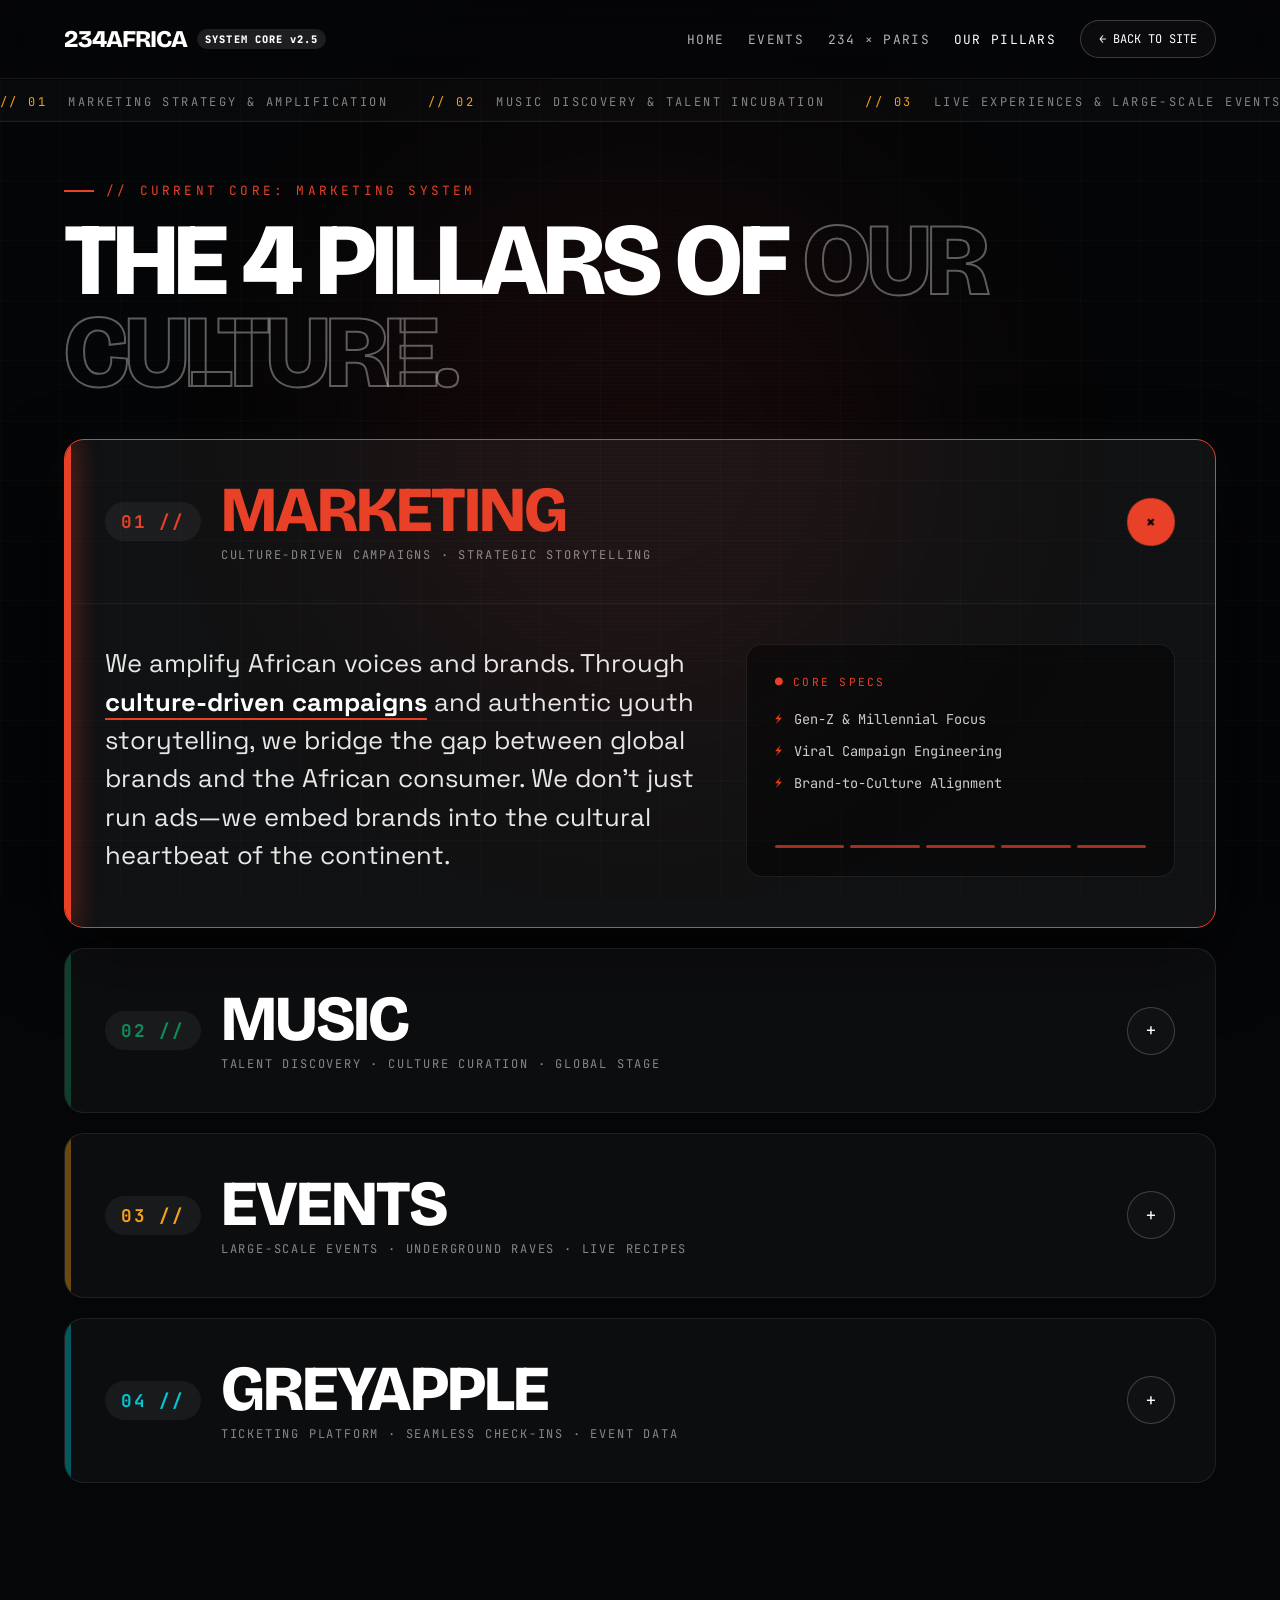
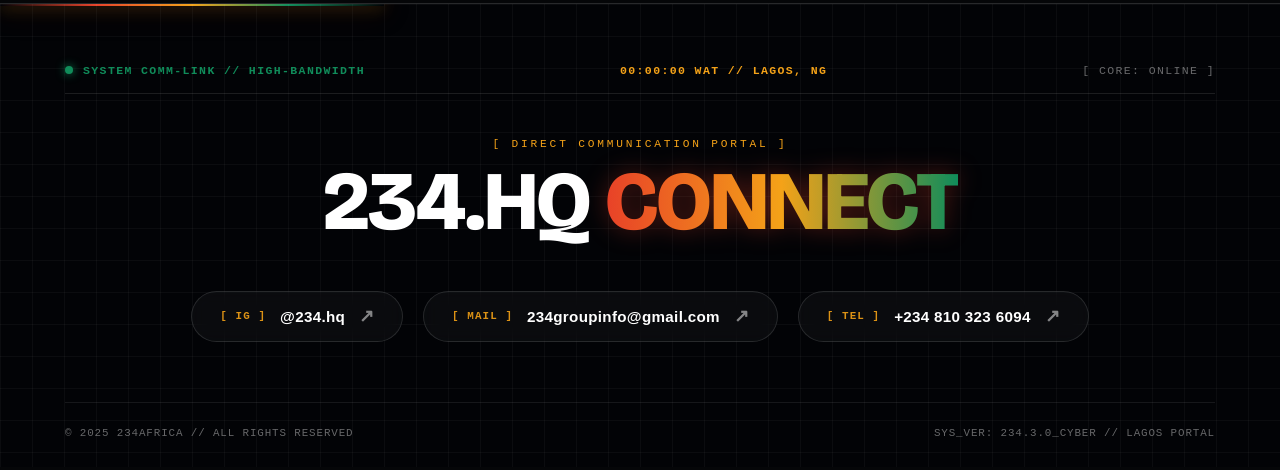
<file: ecosystem.html>
<!DOCTYPE html>
<html lang="en">
<head>
  <meta charset="UTF-8" />
  <meta name="viewport" content="width=device-width, initial-scale=1.0, maximum-scale=1.0, user-scalable=no" />
  <title>234AFRICA ECOSYSTEM | MUSIC + EVENTS + CULTURE ⚡🔥</title>
  <link rel="icon" type="image/png" href="assets/favicon.png" />
  <link rel="shortcut icon" href="assets/favicon.png" />
  <link rel="apple-touch-icon" href="assets/favicon.png" />
  <meta name="description" content="The 4 operational pillars powering 234AFRICA: Marketing, Music, Events, and GreyApple." />

  <!-- Google Fonts -->
  <link rel="preconnect" href="https://fonts.googleapis.com">
  <link href="https://fonts.googleapis.com/css2?family=Bricolage+Grotesque:opsz,wght@12..96,300;12..96,600;12..96,800;12..96,900&family=Space+Grotesk:wght@300;400;500;700&family=JetBrains+Mono:wght@400;700&display=swap" rel="stylesheet">

  <!-- GSAP -->
  <script src="https://cdnjs.cloudflare.com/ajax/libs/gsap/3.12.5/gsap.min.js" defer></script>

  <style>
    :root {
      --c-red: #E84128;
      --c-green: #108C5A;
      --c-yellow: #F4A218;
      --c-cyan: #00C8D4;
      --bg: #050608;
      --surface: rgba(255, 255, 255, 0.03);
      --border: rgba(255, 255, 255, 0.08);
      --font-display: 'Bricolage Grotesque', sans-serif;
      --font-body: 'Space Grotesk', sans-serif;
      --font-mono: 'JetBrains Mono', monospace;
      --active-color: var(--c-red);
    }

    *, *::before, *::after {
      box-sizing: border-box;
      margin: 0;
      padding: 0;
    }

    html, body {
      width: 100%;
      min-height: 100svh;
      background: var(--bg);
      color: #fff;
      font-family: var(--font-body);
      overflow-x: hidden;
      -webkit-font-smoothing: antialiased;
      selection-background-color: var(--c-yellow);
      selection-color: #000;
    }

    /* ── CYBER BACKGROUND & SCANLINES ── */
    .cyber-bg {
      position: fixed;
      inset: 0;
      pointer-events: none;
      z-index: 0;
      overflow: hidden;
    }
    .cyber-grid {
      position: absolute;
      inset: 0;
      background-image: 
        linear-gradient(rgba(255,255,255,0.03) 1px, transparent 1px),
        linear-gradient(90deg, rgba(255,255,255,0.03) 1px, transparent 1px);
      background-size: 60px 60px;
      opacity: 0.6;
    }
    .cyber-glow {
      position: absolute;
      width: 80vw;
      height: 80vh;
      border-radius: 50%;
      top: 50%; left: 50%;
      transform: translate(-50%, -50%);
      background: radial-gradient(circle, var(--active-color) 0%, transparent 65%);
      opacity: 0.12;
      filter: blur(100px);
      transition: background 0.7s cubic-bezier(0.16, 1, 0.3, 1);
    }
    .scanlines {
      position: absolute;
      inset: 0;
      background: linear-gradient(
        to bottom,
        rgba(255,255,255,0),
        rgba(255,255,255,0) 50%,
        rgba(0,0,0,0.35) 50%,
        rgba(0,0,0,0.35)
      );
      background-size: 100% 4px;
      opacity: 0.4;
    }

    /* ── HEADER ── */
    header {
      position: fixed;
      top: 0; left: 0; right: 0;
      z-index: 100;
      padding: 20px 5vw;
      display: flex;
      justify-content: space-between;
      align-items: center;
      background: rgba(5,6,8,0.8);
      backdrop-filter: blur(20px);
      -webkit-backdrop-filter: blur(20px);
      border-bottom: 1px solid var(--border);
    }
    .logo {
      font-family: var(--font-display);
      font-weight: 900;
      font-size: 1.5rem;
      color: #fff;
      text-decoration: none;
      letter-spacing: -0.04em;
      display: flex;
      align-items: center;
      gap: 10px;
    }
    .logo-badge {
      font-family: var(--font-mono);
      font-size: 0.65rem;
      padding: 3px 8px;
      background: rgba(255,255,255,0.1);
      border-radius: 99px;
      letter-spacing: 0.1em;
    }
    .header-nav {
      display: flex;
      align-items: center;
      gap: 24px;
    }
    .nav-link {
      font-family: var(--font-mono);
      font-size: 0.8rem;
      color: rgba(255,255,255,0.7);
      text-decoration: none;
      letter-spacing: 0.1em;
      text-transform: uppercase;
      transition: color 0.3s;
    }
    .nav-link:hover, .nav-link.active {
      color: #fff;
    }
    .back-home-btn {
      font-family: var(--font-mono);
      font-size: 0.75rem;
      color: #fff;
      text-decoration: none;
      padding: 10px 18px;
      border: 1px solid rgba(255,255,255,0.2);
      border-radius: 99px;
      transition: all 0.3s;
      background: rgba(255,255,255,0.03);
    }
    .back-home-btn:hover {
      background: #fff;
      color: #000;
    }

    /* ── MARQUEE TOP TICKER ── */
    .ticker-bar {
      position: relative;
      margin-top: 80px;
      z-index: 10;
      background: rgba(255,255,255,0.02);
      border-bottom: 1px solid var(--border);
      overflow: hidden;
      padding: 10px 0;
      white-space: nowrap;
    }
    .ticker-track {
      display: inline-flex;
      gap: 40px;
      animation: tickerMove 25s linear infinite;
    }
    .ticker-item {
      font-family: var(--font-mono);
      font-size: 0.75rem;
      color: rgba(255,255,255,0.5);
      letter-spacing: 0.2em;
      text-transform: uppercase;
    }
    .ticker-item span {
      color: var(--c-yellow);
      margin-right: 12px;
    }
    @keyframes tickerMove {
      0% { transform: translate3d(0, 0, 0); }
      100% { transform: translate3d(-50%, 0, 0); }
    }

    /* ── MAIN HERO TITLE ── */
    .hero-section {
      position: relative;
      z-index: 10;
      padding: 60px 5vw 40px;
      max-width: 1600px;
      margin: 0 auto;
    }
    .hero-kicker {
      font-family: var(--font-mono);
      font-size: 0.8rem;
      color: var(--active-color);
      letter-spacing: 0.25em;
      text-transform: uppercase;
      margin-bottom: 16px;
      display: flex;
      align-items: center;
      gap: 12px;
      transition: color 0.5s;
    }
    .hero-kicker::before {
      content: '';
      width: 30px;
      height: 2px;
      background: currentColor;
    }
    .hero-title {
      font-family: var(--font-display);
      font-size: clamp(3rem, 8vw, 7.5rem);
      font-weight: 900;
      line-height: 0.9;
      letter-spacing: -0.04em;
      text-transform: uppercase;
      max-width: 1100px;
    }
    .hero-title .outline-text {
      color: transparent;
      -webkit-text-stroke: 2px rgba(255,255,255,0.35);
      transition: all 0.5s;
    }
    .hero-title:hover .outline-text {
      -webkit-text-stroke: 2px #fff;
      color: rgba(255,255,255,0.08);
    }

    /* ── THE 4 PILLARS MONOLITH ACCORDION ── */
    .pillars-container {
      position: relative;
      z-index: 10;
      max-width: 1600px;
      margin: 0 auto;
      padding: 0 5vw 120px;
    }

    .pillars-accordion {
      display: flex;
      flex-direction: column;
      gap: 20px;
    }

    .pillar-card {
      position: relative;
      background: var(--surface);
      border: 1px solid var(--border);
      border-radius: 20px;
      overflow: hidden;
      transition: all 0.6s cubic-bezier(0.16, 1, 0.3, 1);
      cursor: pointer;
    }

    /* Neon border accent on left side */
    .pillar-card::before {
      content: '';
      position: absolute;
      top: 0; left: 0; bottom: 0;
      width: 6px;
      background: var(--pillar-color);
      opacity: 0.4;
      transition: all 0.5s;
    }

    .pillar-card:hover {
      border-color: rgba(255,255,255,0.25);
      transform: translateY(-3px);
      box-shadow: 0 20px 50px rgba(0,0,0,0.6);
    }
    .pillar-card:hover::before, .pillar-card.active::before {
      opacity: 1;
      box-shadow: 0 0 25px var(--pillar-color);
    }

    .pillar-card.active {
      background: rgba(255,255,255,0.05);
      border-color: var(--pillar-color);
      box-shadow: 0 30px 70px rgba(0,0,0,0.8), 0 0 40px rgba(255,255,255,0.03);
    }

    /* HEADER ROW OF CARD */
    .pillar-header {
      padding: 40px 40px;
      display: flex;
      align-items: center;
      justify-content: space-between;
      gap: 20px;
      flex-wrap: wrap;
    }

    .pillar-num {
      font-family: var(--font-mono);
      font-size: 1.1rem;
      font-weight: 700;
      color: var(--pillar-color);
      background: rgba(255,255,255,0.05);
      padding: 8px 16px;
      border-radius: 99px;
      letter-spacing: 0.1em;
    }

    .pillar-title-wrap {
      flex: 1;
      min-width: 250px;
    }

    .pillar-title {
      font-family: var(--font-display);
      font-size: clamp(2.2rem, 5vw, 4.5rem);
      font-weight: 900;
      line-height: 0.95;
      letter-spacing: -0.03em;
      text-transform: uppercase;
      transition: color 0.4s;
    }

    .pillar-card:hover .pillar-title, .pillar-card.active .pillar-title {
      color: var(--pillar-color);
    }

    .pillar-tag {
      font-family: var(--font-mono);
      font-size: 0.75rem;
      color: rgba(255,255,255,0.5);
      letter-spacing: 0.15em;
      text-transform: uppercase;
      margin-top: 6px;
    }

    .pillar-indicator {
      width: 48px;
      height: 48px;
      border-radius: 50%;
      border: 1px solid rgba(255,255,255,0.2);
      display: flex;
      align-items: center;
      justify-content: center;
      font-size: 1.2rem;
      transition: all 0.4s;
      background: rgba(255,255,255,0.02);
    }

    .pillar-card.active .pillar-indicator {
      transform: rotate(45deg);
      background: var(--pillar-color);
      border-color: var(--pillar-color);
      color: #000;
      font-weight: 900;
    }

    /* BODY OF CARD (EXPANDED) */
    .pillar-body {
      max-height: 0;
      overflow: hidden;
      opacity: 0;
      transition: max-height 0.7s cubic-bezier(0.16, 1, 0.3, 1), opacity 0.5s;
    }

    .pillar-card.active .pillar-body {
      max-height: 800px;
      opacity: 1;
    }

    .pillar-content-inner {
      padding: 0 40px 50px;
      display: grid;
      grid-template-columns: 1.4fr 1fr;
      gap: 40px;
      border-top: 1px solid rgba(255,255,255,0.06);
      padding-top: 40px;
    }

    .pillar-desc {
      font-size: clamp(1.15rem, 2vw, 1.6rem);
      line-height: 1.5;
      color: rgba(255,255,255,0.9);
      font-weight: 400;
    }

    .pillar-desc strong {
      color: #fff;
      font-weight: 700;
      border-bottom: 2px solid var(--pillar-color);
    }

    /* TELEMETRY & SPECS BOX (RIGHT SIDE) */
    .pillar-telemetry {
      background: rgba(0,0,0,0.4);
      border: 1px solid rgba(255,255,255,0.08);
      border-radius: 16px;
      padding: 28px;
      display: flex;
      flex-direction: column;
      justify-content: space-between;
      position: relative;
      overflow: hidden;
    }

    .telemetry-header {
      font-family: var(--font-mono);
      font-size: 0.7rem;
      letter-spacing: 0.2em;
      color: var(--pillar-color);
      text-transform: uppercase;
      margin-bottom: 20px;
      display: flex;
      align-items: center;
      gap: 8px;
    }
    .telemetry-header::before {
      content: '●';
      font-size: 0.8rem;
    }

    .telemetry-list {
      list-style: none;
      display: flex;
      flex-direction: column;
      gap: 14px;
      margin-bottom: 24px;
    }

    .telemetry-item {
      display: flex;
      align-items: center;
      gap: 12px;
      font-family: var(--font-mono);
      font-size: 0.85rem;
      color: rgba(255,255,255,0.8);
    }
    .telemetry-item::before {
      content: '⚡';
      font-size: 0.75rem;
      color: var(--pillar-color);
    }

    /* KINETIC EQUALIZER / VISUALIZER BAR */
    .pillar-viz {
      display: flex;
      align-items: flex-end;
      gap: 6px;
      height: 32px;
    }
    .viz-bar {
      flex: 1;
      background: var(--pillar-color);
      height: 10%;
      border-radius: 2px;
      opacity: 0.7;
      transition: height 0.3s;
    }
    .pillar-card.active .viz-bar:nth-child(1) { animation: vizPulse 0.9s ease-in-out infinite alternate; }
    .pillar-card.active .viz-bar:nth-child(2) { animation: vizPulse 1.2s ease-in-out infinite alternate 0.2s; }
    .pillar-card.active .viz-bar:nth-child(3) { animation: vizPulse 0.7s ease-in-out infinite alternate 0.4s; }
    .pillar-card.active .viz-bar:nth-child(4) { animation: vizPulse 1.4s ease-in-out infinite alternate 0.1s; }
    .pillar-card.active .viz-bar:nth-child(5) { animation: vizPulse 1.1s ease-in-out infinite alternate 0.3s; }

    @keyframes vizPulse {
      0%   { height: 20%; opacity: 0.4; }
      100% { height: 100%; opacity: 1; }
    }

    /* ── MANIFESTO BANNER AT BOTTOM ── */
    .manifesto-section {
      padding: 80px 5vw 120px;
      max-width: 1400px;
      margin: 0 auto;
      text-align: center;
      position: relative;
      z-index: 10;
    }
    .manifesto-box {
      background: linear-gradient(135deg, rgba(255,255,255,0.04) 0%, rgba(255,255,255,0.01) 100%);
      border: 1px solid rgba(255,255,255,0.1);
      border-radius: 24px;
      padding: 70px 40px;
      position: relative;
      overflow: hidden;
    }
    .manifesto-title {
      font-family: var(--font-display);
      font-size: clamp(2rem, 5vw, 4rem);
      font-weight: 900;
      line-height: 1.05;
      text-transform: uppercase;
      margin-bottom: 24px;
    }
    .manifesto-sub {
      font-size: clamp(1rem, 1.8vw, 1.3rem);
      color: rgba(255,255,255,0.6);
      max-width: 700px;
      margin: 0 auto 40px;
    }
    .cta-glow-btn {
      display: inline-flex;
      align-items: center;
      gap: 14px;
      padding: 20px 42px;
      background: #fff;
      color: #000;
      font-family: var(--font-mono);
      font-weight: 700;
      font-size: 0.95rem;
      letter-spacing: 0.1em;
      text-transform: uppercase;
      text-decoration: none;
      border-radius: 99px;
      transition: all 0.4s;
      box-shadow: 0 0 35px rgba(255,255,255,0.25);
    }
    .cta-glow-btn:hover {
      background: var(--c-yellow);
      transform: scale(1.05);
      box-shadow: 0 0 50px var(--c-yellow);
    }

    /* ── RESPONSIVE MOBILE ADJUSTMENTS ── */
    @media (max-width: 900px) {
      header {
        padding: 16px 20px;
      }
      .nav-link { display: none; }
      .hero-section {
        padding: 40px 20px 20px;
      }
      .pillars-container {
        padding: 0 20px 80px;
      }
      .pillar-header {
        padding: 24px 20px;
        gap: 16px;
      }
      .pillar-content-inner {
        padding: 0 20px 32px;
        grid-template-columns: 1fr;
        gap: 24px;
      }
      .pillar-indicator {
        width: 38px;
        height: 38px;
        font-size: 1rem;
      }
      .manifesto-box {
        padding: 40px 20px;
      }
    }
  </style>
</head>
<body>

  <!-- CYBER CORE BACKGROUND EFFECTS -->
  <div class="cyber-bg">
    <div class="cyber-grid"></div>
    <div class="cyber-glow" id="cyberGlow"></div>
    <div class="scanlines"></div>
  </div>

  <!-- HEADER -->
  <header>
    <a href="index.html" class="logo">
      234AFRICA
      <span class="logo-badge">SYSTEM CORE v2.5</span>
    </a>
    <nav class="header-nav">
      <a href="index.html" class="nav-link">Home</a>
      <a href="events.html" class="nav-link">Events</a>
      <a href="paris.html" class="nav-link">234 × Paris</a>
      <a href="ecosystem.html" class="nav-link active">Our Pillars</a>
      <a href="index.html" class="back-home-btn">← BACK TO SITE</a>
    </nav>
  </header>

  <!-- MARQUEE TICKER -->
  <div class="ticker-bar">
    <div class="ticker-track">
      <div class="ticker-item"><span>// 01</span> MARKETING STRATEGY & AMPLIFICATION</div>
      <div class="ticker-item"><span>// 02</span> MUSIC DISCOVERY & TALENT INCUBATION</div>
      <div class="ticker-item"><span>// 03</span> LIVE EXPERIENCES & LARGE-SCALE EVENTS</div>
      <div class="ticker-item"><span>// 04</span> GREYAPPLE INFRASTRUCTURE & DATA ENGINE</div>
      <!-- Duplicate for seamless loop -->
      <div class="ticker-item"><span>// 01</span> MARKETING STRATEGY & AMPLIFICATION</div>
      <div class="ticker-item"><span>// 02</span> MUSIC DISCOVERY & TALENT INCUBATION</div>
      <div class="ticker-item"><span>// 03</span> LIVE EXPERIENCES & LARGE-SCALE EVENTS</div>
      <div class="ticker-item"><span>// 04</span> GREYAPPLE INFRASTRUCTURE & DATA ENGINE</div>
    </div>
  </div>

  <!-- HERO TITLE -->
  <section class="hero-section">
    <div class="hero-kicker" id="heroKicker">SELECT A PILLAR TO EXPLORE</div>
    <h1 class="hero-title">
      THE 4 PILLARS OF <span class="outline-text">OUR CULTURE.</span>
    </h1>
  </section>

  <!-- THE 4 INTERACTIVE PILLARS ACCORDION -->
  <main class="pillars-container">
    <div class="pillars-accordion" id="accordion">

      <!-- PILLAR 01: MARKETING -->
      <article class="pillar-card active" data-color="#E84128" data-pillar="MARKETING">
        <div class="pillar-header">
          <div class="pillar-num">01 //</div>
          <div class="pillar-title-wrap">
            <h2 class="pillar-title">MARKETING</h2>
            <div class="pillar-tag">CULTURE-DRIVEN CAMPAIGNS · STRATEGIC STORYTELLING</div>
          </div>
          <div class="pillar-indicator">+</div>
        </div>
        <div class="pillar-body">
          <div class="pillar-content-inner">
            <div class="pillar-desc">
              We amplify African voices and brands. Through <strong>culture-driven campaigns</strong> and authentic youth storytelling, we bridge the gap between global brands and the African consumer. We don't just run ads—we embed brands into the cultural heartbeat of the continent.
            </div>
            <div class="pillar-telemetry">
              <div class="telemetry-header">CORE SPECS</div>
              <ul class="telemetry-list">
                <li class="telemetry-item">Gen-Z & Millennial Focus</li>
                <li class="telemetry-item">Viral Campaign Engineering</li>
                <li class="telemetry-item">Brand-to-Culture Alignment</li>
              </ul>
              <div class="pillar-viz">
                <div class="viz-bar"></div>
                <div class="viz-bar"></div>
                <div class="viz-bar"></div>
                <div class="viz-bar"></div>
                <div class="viz-bar"></div>
              </div>
            </div>
          </div>
        </div>
      </article>

      <!-- PILLAR 02: MUSIC -->
      <article class="pillar-card" data-color="#108C5A" data-pillar="MUSIC">
        <div class="pillar-header">
          <div class="pillar-num">02 //</div>
          <div class="pillar-title-wrap">
            <h2 class="pillar-title">MUSIC</h2>
            <div class="pillar-tag">TALENT DISCOVERY · CULTURE CURATION · GLOBAL STAGE</div>
          </div>
          <div class="pillar-indicator">+</div>
        </div>
        <div class="pillar-body">
          <div class="pillar-content-inner">
            <div class="pillar-desc">
              The heartbeat of our culture. We leverage our community and resources to champion Afrobeats both at home and abroad, creating major platforms for up-and-coming artists to be heard. From grassroots underground creators to headline festival acts, we discover, promote, and build sustainable careers for the next generation of African musical talent.
            </div>
            <div class="pillar-telemetry">
              <div class="telemetry-header">CORE SPECS</div>
              <ul class="telemetry-list">
                <li class="telemetry-item">Emerging Artist Incubator</li>
                <li class="telemetry-item">Afrobeats & Amapiano Ecosystem</li>
                <li class="telemetry-item">Playlist & DSP Curation</li>
              </ul>
              <div class="pillar-viz">
                <div class="viz-bar"></div>
                <div class="viz-bar"></div>
                <div class="viz-bar"></div>
                <div class="viz-bar"></div>
                <div class="viz-bar"></div>
              </div>
            </div>
          </div>
        </div>
      </article>

      <!-- PILLAR 03: EVENTS -->
      <article class="pillar-card" data-color="#F4A218" data-pillar="EVENTS">
        <div class="pillar-header">
          <div class="pillar-num">03 //</div>
          <div class="pillar-title-wrap">
            <h2 class="pillar-title">EVENTS</h2>
            <div class="pillar-tag">LARGE-SCALE EVENTS · UNDERGROUND RAVES · LIVE RECIPES</div>
          </div>
          <div class="pillar-indicator">+</div>
        </div>
        <div class="pillar-body">
          <div class="pillar-content-inner">
            <div class="pillar-desc">
              Curating unforgettable live experiences. From intimate creative mixers like <strong>The Cruise Room</strong> to large-scale public events, we bring the physical energy of Africa to life. Our events are safe, high-octane cultural landmarks that set the standard for live entertainment.
            </div>
            <div class="pillar-telemetry">
              <div class="telemetry-header">CORE SPECS</div>
              <ul class="telemetry-list">
                <li class="telemetry-item">15,000+ Total Attendees</li>
                <li class="telemetry-item">Professional Stage & Sound</li>
                <li class="telemetry-item">360° Safety & Logistics</li>
              </ul>
              <div class="pillar-viz">
                <div class="viz-bar"></div>
                <div class="viz-bar"></div>
                <div class="viz-bar"></div>
                <div class="viz-bar"></div>
                <div class="viz-bar"></div>
              </div>
            </div>
          </div>
        </div>
      </article>

      <!-- PILLAR 04: GREYAPPLE -->
      <article class="pillar-card" data-color="#00C8D4" data-pillar="GREYAPPLE">
        <div class="pillar-header">
          <div class="pillar-num">04 //</div>
          <div class="pillar-title-wrap">
            <h2 class="pillar-title">GREYAPPLE</h2>
            <div class="pillar-tag">TICKETING PLATFORM · SEAMLESS CHECK-INS · EVENT DATA</div>
          </div>
          <div class="pillar-indicator">+</div>
        </div>
        <div class="pillar-body">
          <div class="pillar-content-inner">
            <div class="pillar-desc">
              <strong>GreyApple</strong> is our dedicated ticketing and event management platform. Built to handle the massive demand of our live events, <a href="https://greyapple.vip" target="_blank" style="color: inherit; text-decoration: underline;">greyapple.vip</a> provides a seamless, secure ticketing experience for attendees, lightning-fast door check-ins, and vital audience analytics for our team.
            </div>
            <div class="pillar-telemetry">
              <div class="telemetry-header">CORE SPECS</div>
              <ul class="telemetry-list">
                <li class="telemetry-item">Secure Online Ticketing</li>
                <li class="telemetry-item">Lightning-Fast Check-ins</li>
                <li class="telemetry-item">Real-time Audience Analytics</li>
              </ul>
              <div class="pillar-viz">
                <div class="viz-bar"></div>
                <div class="viz-bar"></div>
                <div class="viz-bar"></div>
                <div class="viz-bar"></div>
                <div class="viz-bar"></div>
              </div>
            </div>
          </div>
        </div>
      </article>

    </div>
  </main>

  <!-- ULTRA-FUTURISTIC CYBER-DECK COMMAND FOOTER -->
  <footer class="cyber-deck-footer">
    <div class="cd-laser-scanner"></div>
    <div class="cd-grid-bg"></div>

    <div class="cd-container">
      <!-- Top HUD Status Bar -->
      <div class="cd-hud-top">
        <div class="cd-hud-left">
          <span class="cd-pulse-dot"></span>
          <span class="cd-status-text">SYSTEM COMM-LINK // HIGH-BANDWIDTH</span>
        </div>
        <div class="cd-hud-center">
          <span id="cf-lagos-clock" class="cd-clock">00:00:00 WAT // LAGOS, NG</span>
        </div>
        <div class="cd-hud-right">
          <span class="cd-tag">[ CORE: ONLINE ]</span>
        </div>
      </div>

      <!-- Dramatic Center Command Title -->
      <div class="cd-center-title">
        <div class="cd-sub">[ DIRECT COMMUNICATION PORTAL ]</div>
        <h2 class="cd-main-title">
          234<span class="c-red">.</span>HQ
          <span class="cd-glow-text">CONNECT</span>
        </h2>
      </div>

      <!-- Futuristic Small Cyber-Pill Dock (SMALL GLASS PILLS) -->
      <div class="cd-pills-dock">
        <!-- Instagram -->
        <a href="https://instagram.com/234.hq" target="_blank" class="cd-pill cd-pill--ig">
          <span class="cd-pill-tag">[ IG ]</span>
          <span class="cd-pill-value">@234.hq</span>
          <span class="cd-pill-arrow">↗</span>
        </a>

        <!-- Email -->
        <a href="mailto:234groupinfo@gmail.com" class="cd-pill cd-pill--mail">
          <span class="cd-pill-tag">[ MAIL ]</span>
          <span class="cd-pill-value">234groupinfo@gmail.com</span>
          <span class="cd-pill-arrow">↗</span>
        </a>

        <!-- Phone / WhatsApp -->
        <a href="tel:+2348103236094" class="cd-pill cd-pill--tel">
          <span class="cd-pill-tag">[ TEL ]</span>
          <span class="cd-pill-value">+234 810 323 6094</span>
          <span class="cd-pill-arrow">↗</span>
        </a>
      </div>

      <!-- Bottom Telemetry Bar -->
      <div class="cd-bottom-bar">
        <span>© 2025 234AFRICA // ALL RIGHTS RESERVED</span>
        <span class="cd-sys-code">SYS_VER: 234.3.0_CYBER // LAGOS PORTAL</span>
      </div>
    </div>
  </footer>

  <style>
    .cyber-deck-footer {
      position: relative;
      background: #020306;
      border-top: 1px solid rgba(255, 255, 255, 0.15);
      padding: 60px 4vw 28px;
      overflow: hidden;
      font-family: 'Outfit', sans-serif;
      color: #fff;
    }
    .cd-grid-bg {
      position: absolute;
      inset: 0;
      background-image: 
        linear-gradient(rgba(255, 255, 255, 0.035) 1px, transparent 1px),
        linear-gradient(90deg, rgba(255, 255, 255, 0.035) 1px, transparent 1px);
      background-size: 32px 32px;
      pointer-events: none;
    }
    .cd-laser-scanner {
      position: absolute;
      top: 0; left: 0;
      width: 30%;
      height: 2px;
      background: linear-gradient(90deg, transparent, #E84128, #F4A218, #108C5A, transparent);
      box-shadow: 0 0 15px rgba(244,162,24,0.8), 0 0 30px rgba(232,65,40,0.5);
      animation: laserScan 4s ease-in-out infinite alternate;
    }
    @keyframes laserScan {
      0% { left: -10%; }
      100% { left: 80%; }
    }
    .cd-container {
      position: relative;
      max-width: 1150px;
      margin: 0 auto;
      z-index: 2;
    }
    .cd-hud-top {
      display: flex;
      justify-content: space-between;
      align-items: center;
      border-bottom: 1px solid rgba(255, 255, 255, 0.1);
      padding-bottom: 16px;
      margin-bottom: 44px;
      font-family: 'Space Mono', monospace, 'Outfit', sans-serif;
      font-size: 0.72rem;
      color: rgba(255, 255, 255, 0.55);
      letter-spacing: 0.12em;
    }
    .cd-hud-left {
      display: flex;
      align-items: center;
      gap: 10px;
      color: #108C5A;
      font-weight: 700;
    }
    .cd-pulse-dot {
      width: 8px; height: 8px;
      background: #108C5A;
      border-radius: 50%;
      box-shadow: 0 0 10px #108C5A;
      animation: cdPulse 1.5s infinite;
    }
    @keyframes cdPulse {
      0%, 100% { transform: scale(1); opacity: 1; }
      50% { transform: scale(1.4); opacity: 0.4; }
    }
    .cd-clock {
      color: #F4A218;
      font-weight: 700;
    }
    .cd-tag {
      color: rgba(255, 255, 255, 0.4);
    }
    .cd-center-title {
      text-align: center;
      margin-bottom: 48px;
    }
    .cd-sub {
      font-family: 'Space Mono', monospace;
      font-size: 0.7rem;
      color: #F4A218;
      letter-spacing: 0.25em;
      margin-bottom: 10px;
      text-transform: uppercase;
    }
    .cd-main-title {
      font-family: 'Bricolage Grotesque', sans-serif;
      font-size: clamp(2.8rem, 7vw, 5.2rem);
      font-weight: 900;
      line-height: 1;
      text-transform: uppercase;
      letter-spacing: -2px;
      margin: 0;
    }
    .cd-glow-text {
      background: linear-gradient(90deg, #E84128, #F4A218, #108C5A);
      -webkit-background-clip: text;
      -webkit-text-fill-color: transparent;
      filter: drop-shadow(0 0 12px rgba(232, 65, 40, 0.35));
    }
    .cd-pills-dock {
      display: flex;
      justify-content: center;
      align-items: center;
      flex-wrap: wrap;
      gap: 20px;
      margin-bottom: 60px;
    }
    .cd-pill {
      display: inline-flex;
      align-items: center;
      gap: 14px;
      padding: 14px 28px;
      background: rgba(255, 255, 255, 0.035);
      border: 1px solid rgba(255, 255, 255, 0.12);
      border-radius: 100px;
      text-decoration: none;
      color: #fff;
      font-family: 'Outfit', sans-serif;
      font-size: 0.95rem;
      font-weight: 600;
      transition: all 0.25s cubic-bezier(0.16, 1, 0.3, 1);
      backdrop-filter: blur(10px);
      position: relative;
      overflow: hidden;
    }
    .cd-pill-tag {
      font-family: 'Space Mono', monospace;
      font-size: 0.68rem;
      font-weight: 700;
      color: #F4A218;
      letter-spacing: 0.1em;
      opacity: 0.9;
    }
    .cd-pill-value {
      font-size: 0.95rem;
      letter-spacing: 0.02em;
    }
    .cd-pill-arrow {
      font-size: 1.1rem;
      opacity: 0.5;
      transition: transform 0.2s ease, opacity 0.2s ease;
    }
    .cd-pill:hover {
      transform: translateY(-4px) scale(1.04);
      background: rgba(255, 255, 255, 0.07);
    }
    .cd-pill--ig:hover {
      border-color: #FF2E93;
      box-shadow: 0 0 25px rgba(255, 46, 147, 0.45), inset 0 0 15px rgba(255, 46, 147, 0.15);
    }
    .cd-pill--mail:hover {
      border-color: #108C5A;
      box-shadow: 0 0 25px rgba(16, 140, 90, 0.45), inset 0 0 15px rgba(16, 140, 90, 0.15);
    }
    .cd-pill--tel:hover {
      border-color: #F4A218;
      box-shadow: 0 0 25px rgba(244, 162, 24, 0.45), inset 0 0 15px rgba(244, 162, 24, 0.15);
    }
    .cd-pill:hover .cd-pill-arrow {
      opacity: 1;
      transform: translate(3px, -3px);
    }
    .cd-bottom-bar {
      display: flex;
      justify-content: space-between;
      align-items: center;
      border-top: 1px solid rgba(255, 255, 255, 0.08);
      padding-top: 24px;
      font-family: 'Space Mono', monospace;
      font-size: 0.68rem;
      color: rgba(255, 255, 255, 0.4);
      letter-spacing: 0.08em;
    }
    @media (max-width: 768px) {
      .cyber-deck-footer { padding: 40px 20px 24px; }
      .cd-hud-top { flex-direction: column; align-items: flex-start; gap: 8px; }
      .cd-pills-dock { flex-direction: column; width: 100%; gap: 12px; }
      .cd-pill { width: 100%; justify-content: space-between; padding: 16px 22px; }
      .cd-bottom-bar { flex-direction: column; gap: 8px; text-align: center; }
    }
  </style>

  <!-- JS FOR ACCORDION & THEME COLOR SWITCHING -->
  <script>
    document.addEventListener('DOMContentLoaded', () => {
      const cards = document.querySelectorAll('.pillar-card');
      const root = document.documentElement;
      const kicker = document.getElementById('heroKicker');

      // Function to activate a card and shift the entire site theme color
      function activateCard(card) {
        cards.forEach(c => c.classList.remove('active'));
        card.classList.add('active');

        const color = card.getAttribute('data-color') || '#E84128';
        const name = card.getAttribute('data-pillar') || 'MARKETING';

        // Set CSS custom property for glowing colors
        root.style.setProperty('--active-color', color);
        root.style.setProperty('--pillar-color', color);

        // Update kicker text
        if (kicker) {
          kicker.textContent = `// CURRENT CORE: ${name} SYSTEM`;
          kicker.style.color = color;
        }
      }

      // Initialize first card color
      if (cards.length > 0) {
        cards.forEach(c => {
          c.style.setProperty('--pillar-color', c.getAttribute('data-color'));
        });
        activateCard(cards[0]);
      }

      // Add click listener for accordion
      cards.forEach(card => {
        card.addEventListener('click', () => {
          activateCard(card);
        });
      });
    });
  </script>
  <script src="cyber-transitions.js"></script>
</body>
</html>
</file>
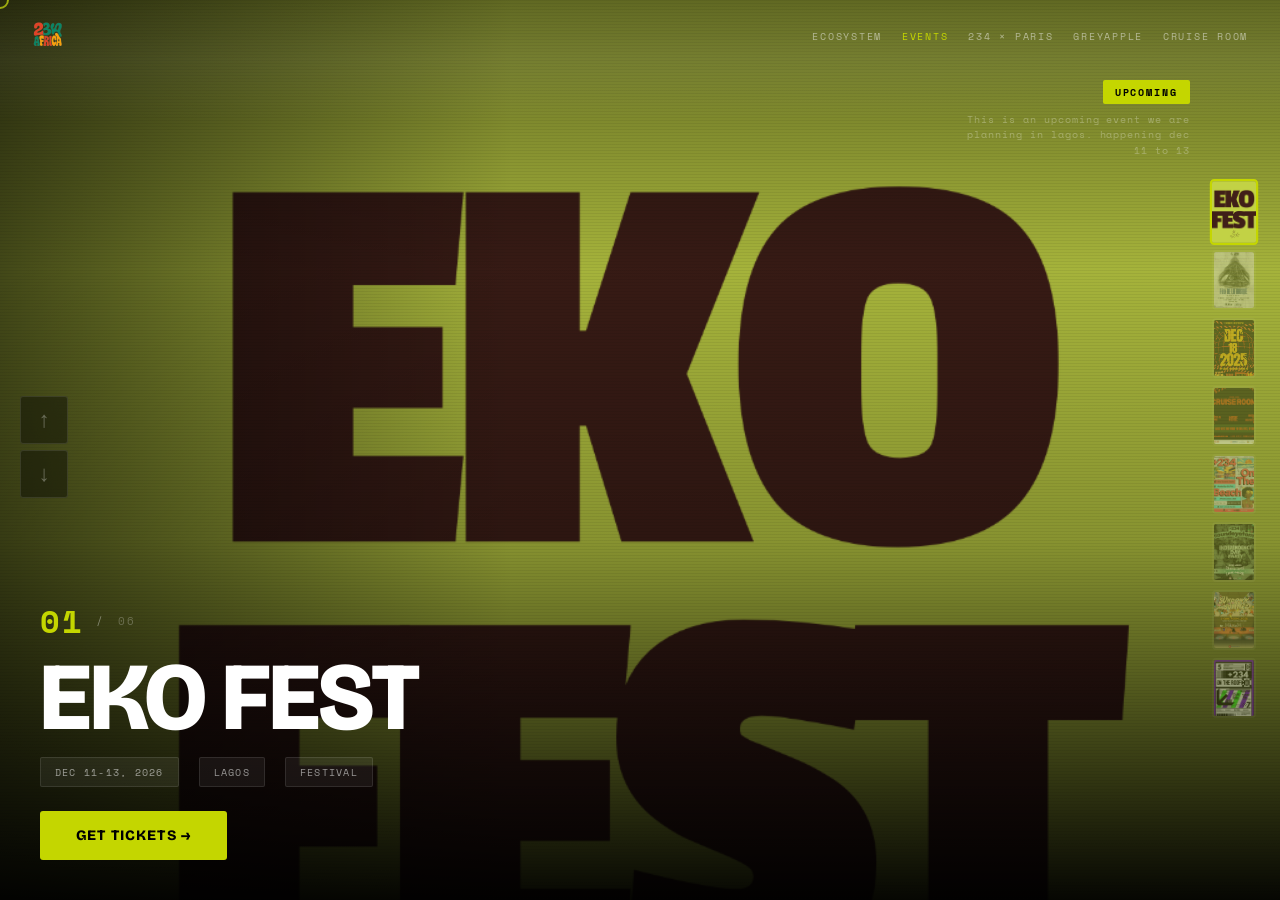
<file: events.html>
<!DOCTYPE html>
<html lang="en">
<head>
  <meta charset="UTF-8" />
  <meta name="viewport" content="width=device-width, initial-scale=1.0, maximum-scale=1.0" />
  <title>234AFRICA EVENTS | MUSIC + EVENTS + CULTURE 🎧🔥</title>
  <link rel="icon" type="image/png" href="assets/favicon.png" />
  <link rel="shortcut icon" href="assets/favicon.png" />
  <link rel="apple-touch-icon" href="assets/favicon.png" />
  <meta name="description" content="234AFRICA Events — Live from Lagos to the world." />

  <link rel="preconnect" href="https://fonts.googleapis.com">
  <link href="https://fonts.googleapis.com/css2?family=Bricolage+Grotesque:opsz,wght@12..96,300;12..96,900&family=Space+Mono:ital,wght@0,400;0,700;1,700&display=swap" rel="stylesheet">

  <style>
    /* ════════════════════════════════════════════════════
       RESET & ROOT
    ════════════════════════════════════════════════════ */
    *, *::before, *::after { box-sizing: border-box; margin: 0; padding: 0; }
    :root {
      --accent: #E84128;
      --display: 'Bricolage Grotesque', sans-serif;
      --mono: 'Space Mono', monospace;
    }
    html {
      height: 100%;
      background: #000;
    }
    body {
      height: 100svh;
      overflow: hidden;
      font-family: var(--display);
      background: #000;
      color: #fff;
      -webkit-font-smoothing: antialiased;
      user-select: none;
      -webkit-user-select: none;
      overscroll-behavior: none;
    }

    /* ════════════════════════════════════════════════════
       CUSTOM CURSOR (Desktop Only)
    ════════════════════════════════════════════════════ */
    .cursor {
      position: fixed;
      width: 18px; height: 18px;
      border: 2px solid var(--accent);
      border-radius: 50%;
      pointer-events: none;
      z-index: 9999;
      transform: translate(-50%, -50%);
      transition: border-color 0.4s, transform 0.1s, width 0.3s, height 0.3s;
      mix-blend-mode: difference;
    }
    .cursor.hovering { width: 60px; height: 60px; }
    @media (hover: none) { .cursor { display: none; } }

    /* ════════════════════════════════════════════════════
       CHROMATIC ABERRATION SCANLINE OVERLAY
    ════════════════════════════════════════════════════ */
    .scanlines {
      position: fixed; inset: 0; z-index: 10; pointer-events: none;
      background: repeating-linear-gradient(
        0deg,
        rgba(0,0,0,0) 0px, rgba(0,0,0,0) 2px,
        rgba(0,0,0,0.06) 2px, rgba(0,0,0,0.06) 3px
      );
    }
    /* Sweep line that scrolls down */
    .scanlines::after {
      content: '';
      position: absolute;
      left: 0; right: 0;
      height: 120px;
      background: linear-gradient(to bottom, transparent, rgba(255,255,255,0.04), transparent);
      animation: scanSweep 4s linear infinite;
    }
    @keyframes scanSweep {
      from { top: -120px; }
      to   { top: 100%; }
    }

    /* ════════════════════════════════════════════════════
       COLOR WASH — Full-page glow that shifts per event
    ════════════════════════════════════════════════════ */
    .color-wash {
      position: fixed; inset: 0; z-index: 1; pointer-events: none;
      background: var(--accent);
      opacity: 0.07;
      transition: background 0.9s cubic-bezier(0.16,1,0.3,1), opacity 0.9s;
      mix-blend-mode: screen;
    }

    /* ════════════════════════════════════════════════════
       STAGE — the full-screen flyer display
    ════════════════════════════════════════════════════ */
    .stage {
      position: fixed; inset: 0; z-index: 2;
      perspective: 1200px;
      perspective-origin: 50% 50%;
      overflow: hidden;
    }

    .flyer-slide {
      position: absolute; inset: 0;
      display: flex;
      align-items: center;
      justify-content: center;
      opacity: 0;
      pointer-events: none;
    }
    .flyer-slide.active {
      opacity: 1;
      pointer-events: auto;
    }
    .flyer-slide img {
      position: absolute; inset: 0;
      width: 100%; height: 100%;
      object-fit: cover;
      object-position: center top;
      /* Slight zoom-in that pulses */
      animation: imgBreath 8s ease-in-out infinite alternate;
    }
    @keyframes imgBreath {
      from { transform: scale(1.0); }
      to   { transform: scale(1.08); }
    }

    /* Dark vignette over the flyer so text is readable */
    .flyer-slide::after {
      content: '';
      position: absolute; inset: 0;
      background:
        linear-gradient(to top, rgba(0,0,0,0.97) 0%, rgba(0,0,0,0.3) 40%, rgba(0,0,0,0.15) 70%, rgba(0,0,0,0.5) 100%),
        linear-gradient(to right, rgba(0,0,0,0.6) 0%, transparent 40%);
      z-index: 1;
    }

    /* Transition states */
    .flyer-slide.exit-left {
      animation: exitLeft 0.65s cubic-bezier(0.77,0,0.18,1) forwards;
    }
    .flyer-slide.enter-right {
      animation: enterRight 0.65s cubic-bezier(0.77,0,0.18,1) forwards;
    }
    .flyer-slide.exit-right {
      animation: exitRight 0.65s cubic-bezier(0.77,0,0.18,1) forwards;
    }
    .flyer-slide.enter-left {
      animation: enterLeft 0.65s cubic-bezier(0.77,0,0.18,1) forwards;
    }

    @keyframes exitLeft {
      from { opacity:1; transform: rotateY(0deg) scale(1) translateX(0); }
      to   { opacity:0; transform: rotateY(-25deg) scale(0.7) translateX(-20%); }
    }
    @keyframes enterRight {
      from { opacity:0; transform: rotateY(25deg) scale(0.7) translateX(20%); }
      to   { opacity:1; transform: rotateY(0deg) scale(1) translateX(0); }
    }
    @keyframes exitRight {
      from { opacity:1; transform: rotateY(0deg) scale(1) translateX(0); }
      to   { opacity:0; transform: rotateY(25deg) scale(0.7) translateX(20%); }
    }
    @keyframes enterLeft {
      from { opacity:0; transform: rotateY(-25deg) scale(0.7) translateX(-20%); }
      to   { opacity:1; transform: rotateY(0deg) scale(1) translateX(0); }
    }

    /* ════════════════════════════════════════════════════
       GLITCH FLASH — fires on transition
    ════════════════════════════════════════════════════ */
    .glitch-flash {
      position: fixed; inset: 0; z-index: 50; pointer-events: none;
      background: var(--accent);
      opacity: 0;
    }
    .glitch-flash.fire {
      animation: flashBurst 0.4s steps(3) forwards;
    }
    @keyframes flashBurst {
      0%   { opacity: 0.35; }
      33%  { opacity: 0; }
      66%  { opacity: 0.2; }
      100% { opacity: 0; }
    }

    /* ════════════════════════════════════════════════════
       HEADER
    ════════════════════════════════════════════════════ */
    .site-header {
      position: fixed; top: 0; left: 0; right: 0; z-index: 100;
      padding: 18px 32px;
      display: flex; align-items: center; justify-content: space-between;
    }
    .site-header .logo img { height: 32px; }
    .nav-links {
      display: flex; gap: 20px;
      font-family: var(--mono);
      font-size: 0.6rem;
      letter-spacing: 0.18em;
      text-transform: uppercase;
    }
    .nav-links a {
      color: rgba(255,255,255,0.5);
      text-decoration: none;
      transition: color 0.2s;
    }
    .nav-links a:hover, .nav-links a.active { color: #fff; }
    .nav-links a.active { color: var(--accent); }

    /* ════════════════════════════════════════════════════
       BOTTOM INFO PANEL
    ════════════════════════════════════════════════════ */
    .info-panel {
      position: fixed;
      bottom: 0; left: 0; right: 0; z-index: 50;
      padding: 32px 40px 40px;
      pointer-events: none;
    }

    /* Counter pill at top of info */
    .event-counter {
      font-family: var(--mono);
      font-size: 0.7rem;
      letter-spacing: 0.2em;
      color: rgba(255,255,255,0.4);
      margin-bottom: 10px;
      display: flex;
      align-items: center;
      gap: 12px;
    }
    .counter-current {
      font-size: 2rem;
      font-weight: 700;
      color: var(--accent);
      font-family: var(--mono);
      display: inline-block;
      min-width: 2ch;
    }
    .counter-total { color: rgba(255,255,255,0.25); }

    /* Big event title */
    .event-name {
      font-family: var(--display);
      font-size: clamp(2.2rem, 8vw, 6rem);
      font-weight: 900;
      text-transform: uppercase;
      letter-spacing: -2px;
      line-height: 0.9;
      margin-bottom: 16px;
      /* Clip text reveal */
      clip-path: inset(0 100% 0 0);
      transition: clip-path 0s;
    }
    .event-name.revealed {
      animation: textReveal 0.6s cubic-bezier(0.16,1,0.3,1) forwards;
    }
    @keyframes textReveal {
      from { clip-path: inset(0 100% 0 0); }
      to   { clip-path: inset(0 0% 0 0); }
    }

    /* Meta row */
    .event-meta-row {
      display: flex;
      flex-wrap: wrap;
      gap: 20px;
      margin-bottom: 24px;
      opacity: 0;
      transform: translateY(12px);
      transition: opacity 0.4s 0.3s, transform 0.4s 0.3s;
    }
    .event-meta-row.visible {
      opacity: 1;
      transform: translateY(0);
    }
    .meta-chip {
      font-family: var(--mono);
      font-size: 0.65rem;
      letter-spacing: 0.12em;
      color: rgba(255,255,255,0.55);
      background: rgba(255,255,255,0.06);
      border: 1px solid rgba(255,255,255,0.1);
      padding: 6px 14px;
      border-radius: 2px;
      text-transform: uppercase;
    }
    .meta-chip.accent-chip {
      background: var(--accent);
      border-color: var(--accent);
      color: #000;
      font-weight: 700;
    }

    /* CTA row */
    .cta-row {
      display: flex;
      align-items: center;
      gap: 20px;
      pointer-events: auto;
      opacity: 0;
      transform: translateY(12px);
      transition: opacity 0.4s 0.45s, transform 0.4s 0.45s;
    }
    .cta-row.visible { opacity: 1; transform: translateY(0); }

    .btn-primary {
      display: inline-flex;
      align-items: center;
      gap: 10px;
      font-family: var(--display);
      font-weight: 900;
      font-size: 0.9rem;
      letter-spacing: 0.08em;
      text-transform: uppercase;
      text-decoration: none;
      color: #000;
      background: var(--accent);
      padding: 16px 36px;
      border-radius: 3px;
      transition: transform 0.2s, opacity 0.2s;
      border: none; cursor: pointer;
    }
    .btn-primary:hover { transform: scale(1.04); opacity: 0.9; }

    .btn-ghost {
      font-family: var(--mono);
      font-size: 0.65rem;
      letter-spacing: 0.15em;
      text-transform: uppercase;
      color: rgba(255,255,255,0.4);
      text-decoration: none;
      transition: color 0.2s;
      border: none; background: none; cursor: pointer;
    }
    .btn-ghost:hover { color: #fff; }

    /* ════════════════════════════════════════════════════
       RIGHT SIDE: Event thumbnail strip (vertical)
    ════════════════════════════════════════════════════ */
    .thumb-strip {
      position: fixed;
      right: 24px;
      top: 50%;
      transform: translateY(-50%);
      z-index: 100;
      display: flex;
      flex-direction: column;
      gap: 8px;
      pointer-events: auto;
    }
    .thumb-btn {
      width: 44px; height: 60px;
      border-radius: 4px;
      overflow: hidden;
      border: 2px solid rgba(255,255,255,0.1);
      cursor: pointer;
      transition: border-color 0.3s, transform 0.3s, opacity 0.3s;
      opacity: 0.4;
      background: none; padding: 0;
    }
    .thumb-btn img {
      width: 100%; height: 100%;
      object-fit: cover;
      object-position: center top;
      display: block;
    }
    .thumb-btn.active {
      border-color: var(--accent);
      opacity: 1;
      transform: scale(1.1);
    }
    .thumb-btn:hover:not(.active) { opacity: 0.7; }

    /* ════════════════════════════════════════════════════
       ARROW NAVIGATION (Desktop)
    ════════════════════════════════════════════════════ */
    .nav-arrows {
      position: fixed;
      top: 50%;
      transform: translateY(-50%);
      z-index: 100;
      display: flex;
      flex-direction: column;
      gap: 0;
      left: 20px;
    }
    .nav-arrow {
      width: 48px; height: 48px;
      display: flex; align-items: center; justify-content: center;
      font-size: 1.4rem;
      color: rgba(255,255,255,0.3);
      cursor: pointer;
      border: 1px solid rgba(255,255,255,0.1);
      border-radius: 3px;
      background: rgba(0,0,0,0.4);
      backdrop-filter: blur(10px);
      transition: color 0.2s, border-color 0.2s, background 0.2s;
      margin-bottom: 6px;
      line-height: 1;
      user-select: none;
    }
    .nav-arrow:hover {
      color: #fff;
      border-color: var(--accent);
      background: rgba(0,0,0,0.7);
    }

    /* ════════════════════════════════════════════════════
       STATUS BAR (Top right — status + tagline)
    ════════════════════════════════════════════════════ */
    .status-bar {
      position: fixed;
      top: 80px; right: 90px; /* to the left of thumb strip */
      z-index: 100;
      text-align: right;
      pointer-events: none;
    }
    .status-badge {
      display: inline-block;
      font-family: var(--mono);
      font-size: 0.6rem;
      font-weight: 700;
      letter-spacing: 0.2em;
      padding: 5px 12px;
      border-radius: 2px;
      text-transform: uppercase;
      margin-bottom: 8px;
    }
    .badge-upcoming { background: var(--accent); color: #000; }
    .badge-past     { background: rgba(255,255,255,0.08); color: rgba(255,255,255,0.35); border: 1px solid rgba(255,255,255,0.1); }
    .event-tagline-top {
      font-family: var(--mono);
      font-size: 0.6rem;
      color: rgba(255,255,255,0.3);
      letter-spacing: 0.1em;
      max-width: 240px;
      line-height: 1.6;
    }

    /* ════════════════════════════════════════════════════
       SWIPE HINT (Mobile)
    ════════════════════════════════════════════════════ */
    .swipe-hint {
      position: fixed;
      bottom: 160px; left: 50%; transform: translateX(-50%);
      z-index: 100;
      font-family: var(--mono);
      font-size: 0.55rem;
      letter-spacing: 0.2em;
      color: rgba(255,255,255,0.25);
      text-transform: uppercase;
      display: flex; align-items: center; gap: 8px;
      animation: hintFade 3s ease-in-out 2s forwards;
      pointer-events: none;
    }
    @keyframes hintFade {
      0%   { opacity: 1; }
      80%  { opacity: 1; }
      100% { opacity: 0; }
    }
    @media (hover: hover) { .swipe-hint { display: none; } }

    /* ════════════════════════════════════════════════════
       MOBILE ADJUSTMENTS
    ════════════════════════════════════════════════════ */
    @media (max-width: 768px) {
      .site-header { padding: 14px 20px; }
      .nav-links { gap: 12px; font-size: 0.5rem; }
      .thumb-strip { display: none; } /* On mobile, swipe is the nav */
      .nav-arrows  { display: none; }
      .status-bar  { right: 20px; }
      .info-panel  { padding: 24px 20px 100px; }
      .event-name  { letter-spacing: -1px; }

      /* Mobile dot nav instead */
      .dot-nav {
        position: fixed;
        bottom: 60px; left: 50%; transform: translateX(-50%);
        z-index: 100;
        display: flex; gap: 10px;
        pointer-events: auto;
      }
      .dot {
        width: 6px; height: 6px;
        border-radius: 50%;
        background: rgba(255,255,255,0.25);
        cursor: pointer;
        transition: background 0.3s, width 0.3s;
        border: none;
      }
      .dot.active {
        background: var(--accent);
        width: 24px;
        border-radius: 3px;
      }
    }
    @media (min-width: 769px) {
      .dot-nav { display: none; }
      .swipe-hint { display: none; }
    }
  </style>
</head>
<body>

  <!-- CURSOR -->
  <div class="cursor" id="cursor"></div>

  <!-- SCANLINES -->
  <div class="scanlines" aria-hidden="true"></div>

  <!-- GLITCH FLASH -->
  <div class="glitch-flash" id="glitchFlash" aria-hidden="true"></div>

  <!-- COLOR WASH -->
  <div class="color-wash" id="colorWash" aria-hidden="true"></div>

  <!-- HEADER -->
  <header class="site-header">
    <a href="index.html" class="logo"><img src="assets/234logo-transparent.png" alt="234AFRICA"></a>
    <nav class="nav-links">
      <a href="ecosystem.html">ECOSYSTEM</a>
      <a href="events.html" class="active">EVENTS</a>
      <a href="paris.html">234 × PARIS</a>
      <a href="https://greyapple.vip" target="_blank">GREYAPPLE</a>
      <a href="cruiseroom.html">CRUISE ROOM</a>
    </nav>
  </header>

  <!-- STATUS BAR -->
  <div class="status-bar" id="statusBar">
    <div class="status-badge badge-upcoming" id="statusBadge">UPCOMING</div>
    <p class="event-tagline-top" id="taglineTop"></p>
  </div>

  <!-- STAGE -->
  <div class="stage" id="stage"></div>

  <!-- THUMB STRIP -->
  <div class="thumb-strip" id="thumbStrip"></div>

  <!-- LEFT ARROWS -->
  <div class="nav-arrows">
    <button class="nav-arrow" id="btnPrev" aria-label="Previous event">↑</button>
    <button class="nav-arrow" id="btnNext" aria-label="Next event">↓</button>
  </div>

  <!-- MOBILE DOTS -->
  <div class="dot-nav" id="dotNav"></div>

  <!-- SWIPE HINT -->
  <div class="swipe-hint">← SWIPE →</div>

  <!-- INFO PANEL -->
  <div class="info-panel" id="infoPanel">
    <div class="event-counter">
      <span class="counter-current" id="counterCurrent">01</span>
      <span class="counter-sep">/</span>
      <span class="counter-total">06</span>
    </div>
    <div class="event-name" id="eventName">CRUISE CONTROL</div>
    <div class="event-meta-row" id="metaRow"></div>
    <div class="cta-row" id="ctaRow"></div>
  </div>

  <script>
  /* ════════════════════════════════════════════════
     EVENT DATA
  ════════════════════════════════════════════════ */
  const EVENTS = [
    {
      title: 'EKO FEST',
      img: 'assets/events/eko-fest.png',
      accent: '#C4D600',
      status: 'upcoming',
      tagline: 'This is an upcoming event we are planning in lagos. happening dec 11 to 13',
      chips: ['DEC 11-13, 2026', 'LAGOS', 'FESTIVAL'],
      accentChip: '★ UPCOMING EVENT',
      cta: { label: 'GET TICKETS', href: 'https://ekofest.live', external: true },
    },
    {
      title: 'FÊTE DE LA MUSIQUE // PARIS',
      img: 'assets/events/fete-paris.jpg',
      accent: '#E84128',
      status: 'past',
      tagline: 'Bringing the sound of Africa to the streets of France. A massive open-air summer party in Paris.',
      chips: ['JUNE 20-21, 2026','PANTIN, PARIS','HOSTED BY DIVINE'],
      accentChip: '★ EUROPE EXPANSION',
      cta: { label: 'EXPLORE PARIS DOSSIER', href: 'paris.html', external: false },
    },
    {
      title: 'CRUISE CONTROL',
      img: 'assets/flyers/cruise-control-2025.png',
      accent: '#F4A218',
      status: 'past',
      tagline: 'The biggest night of the year. Lagos goes supersonic.',
      chips: ['DEC 18, 2025','SOL BEACH · LAGOS','AFROBEATS · AMAPIANO · AFROHOUSE'],
      accentChip: null,
      cta: { label: 'VIEW RECAP', href: 'https://instagram.com/234.hq', external: true },
    },
    {
      title: 'CRUISE ROOM',
      img: 'assets/flyers/cruise-room.png',
      accent: '#E84128',
      status: 'past',
      tagline: 'Where Lagos meets the world — for creatives, by creatives.',
      chips: ['DEC 18, 2024','BATURE BREWERY · V.I.','MEDIA · MUSIC · BUSINESS'],
      accentChip: null,
      cta: { label: 'VIEW RECAP', href: 'https://instagram.com/234.hq', external: true },
    },
    {
      title: '+234 ON THE BEACH',
      img: 'assets/flyers/on-the-beach.jpg',
      accent: '#00C8D4',
      status: 'past',
      tagline: 'Day shift til night shift. Villa Eduardo, Ilashe. Sun, sand, sound.',
      chips: ['DEC 27, 2024','VILLA EDUARDO · ILASHE','HOST: DJ PHIL'],
      accentChip: null,
      cta: { label: 'VIEW RECAP', href: 'https://instagram.com/234.hq', external: true },
    },
    {
      title: '+234 SOUNDSYSTEM',
      img: 'assets/flyers/soundsystem.jpg',
      accent: '#3DBA6F',
      status: 'past',
      tagline: "Independence Day Party. Nigeria's night at Clubhouse, Landmark.",
      chips: ['OCT 4','CLUBHOUSE · LANDMARK','DJ PHIL & FRIENDS · 8PM'],
      accentChip: null,
      cta: { label: 'VIEW RECAP', href: 'https://instagram.com/234.hq', external: true },
    },
    {
      title: '+234 SUNDOWN ON SUMMER',
      img: 'assets/flyers/sundown-on-summer.jpg',
      accent: '#FF9B1A',
      status: 'past',
      tagline: 'The sun went down. The bass rolled in. Engine Room Lagos on fire.',
      chips: ['AUG 8TH','ENGINE ROOM LAGOS','DJ PHIL & FRIENDS · 10PM'],
      accentChip: null,
      cta: { label: 'VIEW RECAP', href: 'https://instagram.com/234.hq', external: true },
    },
    {
      title: '+234 ON THE ROOF',
      img: 'assets/flyers/on-the-roof.png',
      accent: '#9B5CF6',
      status: 'past',
      tagline: 'Boarding pass: ALL BLACK. Afrobeats & Amapiano from the rooftop.',
      chips: ['DEC 17, 2022','NO 5 BAR · LEKKI PHASE 1','DJ PHIL · 7PM'],
      accentChip: null,
      cta: { label: 'VIEW RECAP', href: 'https://instagram.com/234.hq', external: true },
    },
  ];

  /* ════════════════════════════════════════════════
     INIT DOM
  ════════════════════════════════════════════════ */
  const stage      = document.getElementById('stage');
  const thumbStrip = document.getElementById('thumbStrip');
  const dotNav     = document.getElementById('dotNav');

  // Build slides
  EVENTS.forEach((ev, i) => {
    const slide = document.createElement('div');
    slide.className = 'flyer-slide' + (i === 0 ? ' active' : '');
    slide.dataset.index = i;
    slide.innerHTML = `<img src="${ev.img}" alt="${ev.title}" loading="${i === 0 ? 'eager' : 'lazy'}">`;
    stage.appendChild(slide);

    // Thumbs (desktop)
    const btn = document.createElement('button');
    btn.className = 'thumb-btn' + (i === 0 ? ' active' : '');
    btn.dataset.index = i;
    btn.innerHTML = `<img src="${ev.img}" alt="${ev.title}">`;
    btn.addEventListener('click', () => goTo(i));
    thumbStrip.appendChild(btn);

    // Dots (mobile)
    const dot = document.createElement('button');
    dot.className = 'dot' + (i === 0 ? ' active' : '');
    dot.dataset.index = i;
    dot.addEventListener('click', () => goTo(i));
    dotNav.appendChild(dot);
  });

  /* ════════════════════════════════════════════════
     STATE & NAVIGATION
  ════════════════════════════════════════════════ */
  let current = 0;
  let isAnimating = false;

  function goTo(next, direction = 'forward') {
    if (next === current || isAnimating) return;
    isAnimating = true;

    const prev = current;
    current = next;
    const dir = direction === 'forward' || next > prev ? 'forward' : 'backward';

    const slides = document.querySelectorAll('.flyer-slide');
    const thumbs = document.querySelectorAll('.thumb-btn');
    const dots   = document.querySelectorAll('.dot');

    // Trigger glitch flash
    const flash = document.getElementById('glitchFlash');
    flash.classList.add('fire');
    setTimeout(() => flash.classList.remove('fire'), 400);

    // Animate out old slide
    const oldSlide = slides[prev];
    oldSlide.classList.remove('active');
    oldSlide.classList.add(dir === 'forward' ? 'exit-left' : 'exit-right');

    // Animate in new slide
    const newSlide = slides[next];
    newSlide.style.opacity = '0';
    newSlide.classList.add(dir === 'forward' ? 'enter-right' : 'enter-left');

    setTimeout(() => {
      newSlide.style.opacity = '';
      newSlide.classList.add('active');
    }, 50);

    // Update thumbs & dots
    thumbs.forEach((t, i) => t.classList.toggle('active', i === next));
    dots.forEach((d, i) => d.classList.toggle('active', i === next));

    // Update color wash & CSS var
    const ev = EVENTS[next];
    document.getElementById('colorWash').style.background = ev.accent;
    document.documentElement.style.setProperty('--accent', ev.accent);

    // Update info panel — first hide
    const nameEl  = document.getElementById('eventName');
    const metaRow = document.getElementById('metaRow');
    const ctaRow  = document.getElementById('ctaRow');
    const counter = document.getElementById('counterCurrent');
    const badge   = document.getElementById('statusBadge');
    const tagline = document.getElementById('taglineTop');

    nameEl.classList.remove('revealed');
    metaRow.classList.remove('visible');
    ctaRow.classList.remove('visible');

    setTimeout(() => {
      // Update counter with slot-machine roll
      animateCounter(counter, String(next + 1).padStart(2, '0'));

      // Update text
      nameEl.textContent = ev.title;
      nameEl.classList.add('revealed');

      // Status badge
      badge.textContent = ev.status === 'upcoming' ? 'UPCOMING' : 'PAST EVENT';
      badge.className = 'status-badge ' + (ev.status === 'upcoming' ? 'badge-upcoming' : 'badge-past');
      tagline.textContent = ev.tagline;

      // Chips
      metaRow.innerHTML = '';
      ev.chips.forEach(c => {
        const chip = document.createElement('span');
        chip.className = 'meta-chip';
        chip.textContent = c;
        metaRow.appendChild(chip);
      });
      if (ev.accentChip) {
        const chip = document.createElement('span');
        chip.className = 'meta-chip accent-chip';
        chip.textContent = ev.accentChip;
        metaRow.appendChild(chip);
      }
      metaRow.classList.add('visible');

      // CTA
      ctaRow.innerHTML = '';
      const aEl = document.createElement('a');
      aEl.className = 'btn-primary';
      aEl.href = ev.cta.href;
      aEl.textContent = ev.cta.label + ' →';
      if (ev.cta.external) aEl.target = '_blank';
      ctaRow.appendChild(aEl);

      ctaRow.classList.add('visible');

    }, 200);

    // Cleanup animation classes after done
    setTimeout(() => {
      oldSlide.classList.remove('exit-left', 'exit-right');
      newSlide.classList.remove('enter-right', 'enter-left');
      isAnimating = false;
    }, 700);
  }

  function next() {
    goTo((current + 1) % EVENTS.length, 'forward');
  }
  function prev() {
    goTo((current - 1 + EVENTS.length) % EVENTS.length, 'backward');
  }

  // Slot-machine counter animation
  function animateCounter(el, targetStr) {
    let i = 0;
    const chars = '0123456789';
    const interval = setInterval(() => {
      el.textContent = chars[Math.floor(Math.random() * chars.length)] + chars[Math.floor(Math.random() * chars.length)];
      i++;
      if (i > 6) { clearInterval(interval); el.textContent = targetStr; }
    }, 40);
  }

  /* ════════════════════════════════════════════════
     KEYBOARD
  ════════════════════════════════════════════════ */
  document.addEventListener('keydown', e => {
    if (e.key === 'ArrowRight' || e.key === 'ArrowDown') next();
    if (e.key === 'ArrowLeft'  || e.key === 'ArrowUp')   prev();
  });

  /* ════════════════════════════════════════════════
     MOUSE WHEEL
  ════════════════════════════════════════════════ */
  let wheelCooldown = false;
  document.addEventListener('wheel', e => {
    if (wheelCooldown) return;
    wheelCooldown = true;
    if (e.deltaY > 30) next();
    else if (e.deltaY < -30) prev();
    setTimeout(() => { wheelCooldown = false; }, 800);
  }, { passive: true });

  /* ════════════════════════════════════════════════
     TOUCH SWIPE
  ════════════════════════════════════════════════ */
  let touchStartX = 0, touchStartY = 0;
  document.addEventListener('touchstart', e => {
    touchStartX = e.touches[0].clientX;
    touchStartY = e.touches[0].clientY;
  }, { passive: true });
  document.addEventListener('touchend', e => {
    const dx = e.changedTouches[0].clientX - touchStartX;
    const dy = e.changedTouches[0].clientY - touchStartY;
    if (Math.abs(dx) > Math.abs(dy) && Math.abs(dx) > 40) {
      if (dx < 0) next(); else prev();
    }
    if (Math.abs(dy) > Math.abs(dx) && Math.abs(dy) > 40) {
      if (dy < 0) next(); else prev();
    }
  }, { passive: true });

  /* ════════════════════════════════════════════════
     BUTTON NAV
  ════════════════════════════════════════════════ */
  document.getElementById('btnPrev').addEventListener('click', prev);
  document.getElementById('btnNext').addEventListener('click', next);

  /* ════════════════════════════════════════════════
     CURSOR TRACKER (desktop)
  ════════════════════════════════════════════════ */
  const cursor = document.getElementById('cursor');
  document.addEventListener('mousemove', e => {
    cursor.style.left = e.clientX + 'px';
    cursor.style.top  = e.clientY + 'px';
  });
  document.querySelectorAll('a, button, .thumb-btn').forEach(el => {
    el.addEventListener('mouseenter', () => cursor.classList.add('hovering'));
    el.addEventListener('mouseleave', () => cursor.classList.remove('hovering'));
  });

  /* ════════════════════════════════════════════════
     INIT — Populate first event info
  ════════════════════════════════════════════════ */
  (function init() {
    const ev = EVENTS[0];
    document.getElementById('eventName').textContent = ev.title;
    document.getElementById('eventName').classList.add('revealed');
    document.getElementById('taglineTop').textContent = ev.tagline;
    document.documentElement.style.setProperty('--accent', ev.accent);
    document.getElementById('colorWash').style.background = ev.accent;

    const metaRow = document.getElementById('metaRow');
    ev.chips.forEach(c => {
      const chip = document.createElement('span');
      chip.className = 'meta-chip';
      chip.textContent = c;
      metaRow.appendChild(chip);
    });
    setTimeout(() => metaRow.classList.add('visible'), 300);

    const ctaRow = document.getElementById('ctaRow');
    const aEl = document.createElement('a');
    aEl.className = 'btn-primary';
    aEl.href = ev.cta.href;
    aEl.textContent = ev.cta.label + ' →';
    if (ev.cta.external) aEl.target = '_blank';
    ctaRow.appendChild(aEl);
    setTimeout(() => ctaRow.classList.add('visible'), 450);

    // Auto-advance every 8 seconds
    let autoTimer = setInterval(next, 8000);
    // Reset timer on any interaction
    function resetAuto() { clearInterval(autoTimer); autoTimer = setInterval(next, 8000); }
    document.getElementById('btnPrev').addEventListener('click', resetAuto);
    document.getElementById('btnNext').addEventListener('click', resetAuto);
    document.querySelectorAll('.thumb-btn, .dot').forEach(b => b.addEventListener('click', resetAuto));
    document.addEventListener('keydown', resetAuto);
    document.addEventListener('touchend', resetAuto, { passive: true });
  })();
  </script>
  <script src="cyber-transitions.js"></script>

</body>
</html>
</file>
